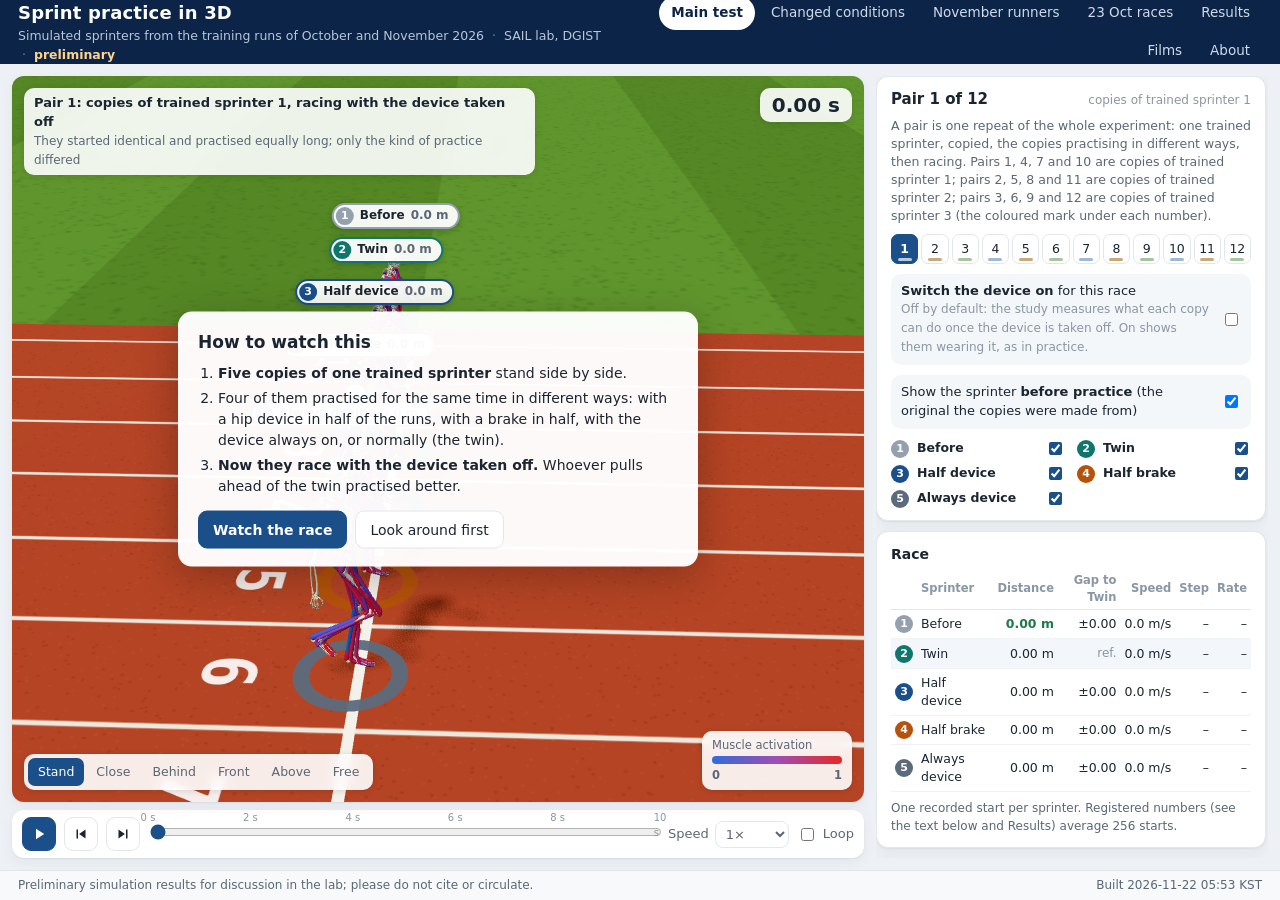
<file: index.html>
<!doctype html>
<html lang="en">
<head>
  <meta charset="utf-8">
  <meta name="viewport" content="width=device-width, initial-scale=1">
  <meta name="robots" content="noindex, nofollow">
  <title>Sprint Practice 3D</title>
  <meta name="description" content="Interactive 3D view of simulated sprinters practising with and without a hip device. Preliminary, for lab discussion.">
  <link rel="icon" href="data:image/svg+xml,%3Csvg xmlns='http://www.w3.org/2000/svg' viewBox='0 0 64 64'%3E%3Crect width='64' height='64' rx='14' fill='%231A4F8A'/%3E%3Cpath d='M14 46h36M14 38h36M14 30h36' stroke='%23fff' stroke-width='3' opacity='.55'/%3E%3Ccircle cx='38' cy='16' r='6' fill='%23fff'/%3E%3Cpath d='M36 23l-8 10 7 5-4 12M28 33l-9 2M35 28l9 6' stroke='%23fff' stroke-width='4.5' stroke-linecap='round' fill='none'/%3E%3C/svg%3E">
  <link rel="stylesheet" href="css/app.css?v=20261122043224">
  <script type="importmap">{ "imports": { "three": "./vendor/three/three.module.js", "three/addons/": "./vendor/three/addons/" } }</script>
  <script type="module" src="js/app.js?v=20261122043224"></script>
</head>
<body>
  <header class="top">
    <div class="brand">
      <h1>Sprint practice in 3D</h1>
      <p class="sub">Simulated sprinters from the training runs of October and November 2026 <span class="dot">·</span> SAIL lab, DGIST <span class="dot">·</span> <span class="pre">preliminary</span></p>
    </div>
    <nav class="tabs" role="tablist" aria-label="Sections">
      <button role="tab" data-tab="main" aria-selected="true">Main test</button>
      <button role="tab" data-tab="cond">Changed conditions</button>
      <button role="tab" data-tab="nov" hidden>November runners</button>
      <button role="tab" data-tab="oct">23 Oct races</button>
      <button role="tab" data-tab="results">Results</button>
      <button role="tab" data-tab="films">Films</button>
      <button role="tab" data-tab="about">About</button>
    </nav>
  </header>

  <div class="update" id="update" hidden>This page has been updated since you opened it. <button id="updateReload">Reload</button></div>
  <main>
    <section id="viewer" class="viewer">
      <div class="left">
        <div class="stage" id="stage">
          <div class="labels"></div>
          <div class="hud hud-tl" id="hudTitle"></div>
          <div class="hud hud-tr"><span id="clock">0.00 s</span></div>
          <div class="hud hud-bl views" id="views" role="group" aria-label="Camera">
            <button data-view="broadcast" class="on" title="Side view from the stand (1)">Stand</button>
            <button data-view="gait" title="Close side view of the selected sprinter (2)">Close</button>
            <button data-view="behind" title="From behind (3)">Behind</button>
            <button data-view="front" title="From the front (4)">Front</button>
            <button data-view="overhead" title="From above (5)">Above</button>
            <button data-view="free" title="Drag to orbit, scroll to zoom (6)">Free</button>
          </div>
          <div class="hud hud-br legend" id="actLegend"><span>Muscle activation</span><i class="bar"></i><span class="ends"><b>0</b><b>1</b></span></div>
          <div class="loading" id="loading"><div class="spin"></div><span>Loading the recordings…</span></div>
          <div class="intro" id="intro" hidden>
            <h3>How to watch this</h3>
            <ol>
              <li><b>Five copies of one trained sprinter</b> stand side by side.</li>
              <li>Four of them practised for the same time in different ways: with a hip device in half of the runs, with a brake in half, with the device always on, or normally (the twin).</li>
              <li><b>Now they race with the device taken off.</b> Whoever pulls ahead of the twin practised better.</li>
            </ol>
            <div class="intro-b"><button id="introPlay" class="primary">Watch the race</button><button id="introClose">Look around first</button></div>
          </div>
          <button class="bigplay" id="bigplay" aria-label="Play">
            <svg viewBox="0 0 24 24"><path d="M8 5v14l11-7z"/></svg>
          </button>
          <div class="toast" id="toast"></div>
        </div>
        <div class="transport">
          <button id="play" class="icon" aria-label="Play (space)" title="Play / pause (space)"><svg viewBox="0 0 24 24"><path d="M8 5v14l11-7z"/></svg></button>
          <button id="back" class="icon" aria-label="One frame back" title="One frame back (left arrow)"><svg viewBox="0 0 24 24"><path d="M6 6h2v12H6zm3.5 6 8.5 6V6z"/></svg></button>
          <button id="fwd" class="icon" aria-label="One frame forward" title="One frame forward (right arrow)"><svg viewBox="0 0 24 24"><path d="M6 18l8.5-6L6 6zM16 6h2v12h-2z"/></svg></button>
          <div class="timeline"><input id="time" type="range" min="0" max="10" step="0.001" value="0" aria-label="Time"><div class="ticks" id="ticks"></div></div>
          <label class="speed">Speed
            <select id="speed">
              <option value="0.1">0.1×</option><option value="0.25">0.25×</option><option value="0.5">0.5×</option>
              <option value="1" selected>1×</option><option value="2">2×</option>
            </select>
          </label>
          <label class="chk" title="Start again at the end"><input type="checkbox" id="loop"> Loop</label>
        </div>
      </div>

      <aside class="side">
        <section class="card" id="pick"></section>
        <section class="card" id="boardCard">
          <div class="card-h"><h2>Race</h2><span class="hint" id="boardHint"></span></div>
          <table class="board" id="board"><thead><tr><th></th><th>Sprinter</th><th title="Forward travel of the pelvis since the start">Distance</th><th id="gapHead" title="Distance minus the reference sprinter's">Gap</th><th title="Forward speed over the last second">Speed</th><th title="Mean of the last four steps" class="opt">Step</th><th title="Steps per second, last four steps" class="opt">Rate</th></tr></thead><tbody></tbody></table>
          <p class="fine" id="boardNote"></p>
        </section>
        <section class="card" id="chartCard">
          <div class="card-h"><h2 id="chartTitle">Gap over time</h2>
            <div class="seg" role="group" aria-label="Chart"><button data-chart="gap" class="on">Gap</button><button data-chart="speed">Speed</button></div></div>
          <canvas id="chart" height="170"></canvas>
          <p class="fine" id="chartNote">Click the chart to jump to that moment.</p>
        </section>
        <section class="card" id="muscleCard">
          <div class="card-h"><h2>Muscle activity</h2><span class="hint" id="muscleWho"></span></div>
          <div id="groups" class="groups"></div>
          <p class="fine">Mean activation per muscle group, right and left leg (0 = relaxed, 1 = fully active). Click a sprinter in the race table to choose whose.</p>
        </section>
        <section class="card" id="display">
          <div class="card-h"><h2>Display</h2></div>
          <div class="opts">
            <label class="chk"><input type="checkbox" data-opt="muscles" checked> Muscles</label>
            <label class="chk"><input type="checkbox" data-opt="bones" checked> Bones</label>
            <label class="chk"><input type="checkbox" data-opt="labels" checked> Labels</label>
            <label class="chk"><input type="checkbox" data-opt="footprints" checked> Footprints</label>
            <label class="chk"><input type="checkbox" data-opt="tint"> Colour bones by sprinter</label>
            <label class="chk"><input type="checkbox" data-opt="shadows" checked> Shadows</label>
          </div>
          <label class="row">Highlight
            <select id="highlight"></select>
          </label>
          <label class="row">Muscle thickness <input type="range" id="thick" min="0.4" max="2" step="0.05" value="1"></label>
          <div class="row"><span>Layout</span>
            <div class="seg" role="group" aria-label="Layout">
              <button data-mode="race" class="on" title="Each sprinter in its lane, moving down the track">Race</button>
              <button data-mode="inplace" title="Forward travel removed: compare posture side by side">In place</button>
              <button data-mode="overlay" title="Forward travel removed and all in one lane: compare strides directly">Overlaid</button>
            </div>
          </div>
        </section>
        <section class="card prose" id="explain"></section>
      </aside>
    </section>

    <section id="results" class="page" hidden></section>
    <section id="films" class="page" hidden></section>
    <section id="about" class="page" hidden></section>
  </main>

  <script>
    // an old browser runs none of the page's scripts: say so instead of spinning for ever
    if (!(window.HTMLScriptElement && HTMLScriptElement.supports && HTMLScriptElement.supports('importmap')) || !window.DecompressionStream) {
      document.querySelector('#loading span').textContent = 'This page needs a newer browser: Chrome or Edge 89, Firefox 113, Safari 16.4, or later.';
      document.querySelector('#loading .spin').hidden = true;
    }
  </script>
  <footer class="foot">
    <span>Preliminary simulation results for discussion in the lab; please do not cite or circulate.</span>
    <span id="built"></span>
  </footer>
</body>
</html>
</file>
<file: css/app.css>
:root {
  --ink: #1b2531; --muted: #5a6776; --faint: #8a96a3; --line: #e2e7ed; --bg: #edf1f5; --panel: #ffffff;
  --navy: #0b2447; --blue: #1a4f8a; --accent: #1a4f8a; --good: #1f7a4d; --warn: #b45309;
  --radius: 12px; --shadow: 0 1px 2px rgba(15, 30, 50, .06), 0 4px 14px rgba(15, 30, 50, .05);
  --head-h: 64px; --foot-h: 30px;
}
* { box-sizing: border-box; }
html, body { margin: 0; height: 100%; }
body { font: 14px/1.45 "Segoe UI", system-ui, -apple-system, Roboto, "Helvetica Neue", Arial, sans-serif; color: var(--ink);
  background: var(--bg); -webkit-font-smoothing: antialiased; }
button, select, input { font: inherit; color: inherit; }
[hidden] { display: none !important; }

/* header */
.top { height: var(--head-h); display: flex; align-items: center; justify-content: space-between; gap: 18px; padding: 0 18px;
  background: var(--navy); color: #fff; }
.brand h1 { margin: 0; font-size: 18px; font-weight: 650; letter-spacing: .2px; }
.brand .sub { margin: 1px 0 0; font-size: 12.5px; color: #b9c6d8; }
.brand .dot { margin: 0 4px; opacity: .6; }
.brand .pre { color: #ffd38a; font-weight: 600; }
.tabs { display: flex; gap: 4px; flex-wrap: wrap; justify-content: flex-end; }
.tabs button { background: transparent; border: 0; color: #cfdaea; padding: 7px 12px; border-radius: 999px; cursor: pointer; font-size: 13.5px; }
.tabs button:hover { background: rgba(255, 255, 255, .08); color: #fff; }
.tabs button[aria-selected="true"] { background: #fff; color: var(--navy); font-weight: 600; }

main { height: calc(100% - var(--head-h) - var(--foot-h)); }
.foot { height: var(--foot-h); display: flex; align-items: center; justify-content: space-between; gap: 12px; padding: 0 18px;
  font-size: 12px; color: var(--muted); border-top: 1px solid var(--line); background: #f7f9fb; }

/* viewer */
.viewer { height: 100%; display: grid; grid-template-columns: minmax(0, 1fr) 392px; gap: 12px; padding: 12px; }
.left { display: flex; flex-direction: column; min-width: 0; min-height: 0; gap: 8px; }
.stage { position: relative; flex: 1; min-height: 320px; border-radius: var(--radius); overflow: hidden; background: #cddff0;
  box-shadow: var(--shadow); }
.stage canvas.gl { position: absolute; inset: 0; width: 100%; height: 100%; display: block; outline: none; }
.labels { position: absolute; inset: 0; pointer-events: none; overflow: hidden; }
.tag { position: absolute; left: 0; top: 0; display: inline-flex; align-items: center; gap: 6px; padding: 2px 9px 2px 2px;
  background: rgba(255, 255, 255, .94); border: 2px solid var(--c); border-radius: 999px; font-size: 12px; font-weight: 600;
  white-space: nowrap; box-shadow: 0 2px 6px rgba(0, 0, 0, .18); will-change: transform; }
.tag .num { width: 18px; height: 18px; border-radius: 50%; background: var(--c); color: #fff; display: grid; place-items: center; font-size: 11px; }
.tag .d { color: var(--muted); font-weight: 600; font-variant-numeric: tabular-nums; }
.hud { position: absolute; z-index: 2; background: rgba(255, 255, 255, .9); border-radius: 10px; padding: 6px 10px;
  box-shadow: 0 1px 6px rgba(0, 0, 0, .12); backdrop-filter: blur(6px); }
.hud-tl { left: 12px; top: 12px; max-width: min(60%, 560px); font-size: 13px; }
.hud-tl b { font-weight: 650; }
.hud-tl .k { color: var(--muted); font-size: 12px; }
.hud-tr { right: 12px; top: 12px; font: 600 20px/1.1 "Segoe UI", system-ui, sans-serif; font-variant-numeric: tabular-nums; padding: 6px 12px; }
.hud-bl { left: 12px; bottom: 12px; display: flex; gap: 2px; padding: 4px; }
.views button { border: 0; background: transparent; padding: 5px 10px; border-radius: 7px; cursor: pointer; font-size: 12.5px; color: var(--muted); }
.views button:hover { background: #eef2f7; color: var(--ink); }
.views button.on { background: var(--blue); color: #fff; }
.hud-br { right: 12px; bottom: 12px; font-size: 11.5px; color: var(--muted); display: grid; gap: 3px; min-width: 150px; }
.legend .bar { display: block; height: 8px; border-radius: 4px; background: linear-gradient(90deg, rgb(51, 107, 219), rgb(158, 77, 179), rgb(230, 41, 36)); }
.legend .ends { display: flex; justify-content: space-between; }
.legend .ends b { font-weight: 600; }
.loading { position: absolute; inset: 0; z-index: 5; display: grid; place-content: center; justify-items: center; gap: 10px;
  background: rgba(225, 235, 244, .72); color: var(--muted); font-size: 13px; }
.spin { width: 34px; height: 34px; border-radius: 50%; border: 3px solid #c7d4e2; border-top-color: var(--blue); animation: spin 1s linear infinite; }
@keyframes spin { to { transform: rotate(360deg); } }
.bigplay { position: absolute; z-index: 3; left: 50%; top: 50%; width: 82px; height: 82px; margin: -41px 0 0 -41px; border-radius: 50%;
  border: 0; background: rgba(11, 36, 71, .78); cursor: pointer; display: grid; place-items: center; box-shadow: 0 6px 24px rgba(0, 0, 0, .25);
  transition: transform .15s, background .15s; }
.bigplay:hover { transform: scale(1.05); background: rgba(26, 79, 138, .9); }
.bigplay svg { width: 40px; height: 40px; fill: #fff; margin-left: 4px; }
.update { position: fixed; z-index: 20; left: 50%; top: 72px; transform: translateX(-50%); background: #fff8eb; border: 1px solid #f3dfb8;
  color: #6b4a12; border-radius: 999px; padding: 6px 8px 6px 16px; font-size: 13px; box-shadow: 0 4px 16px rgba(0, 0, 0, .15); }
.update button { margin-left: 8px; border: 0; background: var(--blue); color: #fff; border-radius: 999px; padding: 4px 12px; cursor: pointer; }
.prose table.arms { width: 100%; border-collapse: collapse; margin: 8px 0 4px; font-size: 12.5px; font-variant-numeric: tabular-nums; }
.prose table.arms th { text-align: left; color: var(--faint); font-weight: 600; font-size: 11.5px; border-bottom: 1px solid var(--line); padding: 2px 4px; }
.prose table.arms td { padding: 4px; border-bottom: 1px solid #f0f3f6; vertical-align: top; }
.intro { position: absolute; z-index: 4; left: 50%; top: 50%; transform: translate(-50%, -50%); width: min(520px, calc(100% - 32px));
  background: rgba(255, 255, 255, .97); border-radius: 14px; padding: 18px 20px; box-shadow: 0 10px 40px rgba(0, 0, 0, .25); }
.intro h3 { margin: 0 0 8px; font-size: 17px; }
.intro ol { margin: 0 0 14px; padding-left: 20px; font-size: 14px; line-height: 1.5; }
.intro li { margin: 4px 0; }
.intro-b { display: flex; gap: 8px; }
.intro-b button { border: 1px solid var(--line); background: #fff; border-radius: 9px; padding: 8px 14px; cursor: pointer; font-size: 14px; }
.intro-b .primary { background: var(--blue); border-color: var(--blue); color: #fff; font-weight: 600; }
.toast { position: absolute; z-index: 4; left: 50%; bottom: 58px; transform: translateX(-50%); background: rgba(27, 37, 49, .88);
  color: #fff; padding: 7px 14px; border-radius: 999px; font-size: 12.5px; opacity: 0; transition: opacity .25s; pointer-events: none; }
.toast.on { opacity: 1; }

.transport { display: flex; align-items: center; gap: 8px; background: var(--panel); border-radius: var(--radius); padding: 7px 10px;
  box-shadow: var(--shadow); }
.icon { width: 34px; height: 34px; border-radius: 9px; border: 1px solid var(--line); background: #fff; display: grid; place-items: center;
  cursor: pointer; flex: none; }
.icon:hover { background: #f1f5f9; }
.icon svg { width: 18px; height: 18px; fill: var(--ink); }
#play { background: var(--blue); border-color: var(--blue); }
#play svg { fill: #fff; }
.timeline { position: relative; flex: 1; min-width: 80px; }
.timeline input { width: 100%; accent-color: var(--blue); }
.ticks { position: absolute; left: 0; right: 0; top: -2px; height: 0; pointer-events: none; }
.ticks i { position: absolute; top: -9px; transform: translateX(-50%); font-style: normal; font-size: 10px; color: var(--faint); }
.speed, .chk { display: inline-flex; align-items: center; gap: 6px; font-size: 13px; color: var(--muted); white-space: nowrap; cursor: pointer; }
.speed select, .row select { border: 1px solid var(--line); border-radius: 8px; background: #fff; padding: 4px 6px; }

/* side panel */
.side { min-height: 0; overflow-y: auto; display: flex; flex-direction: column; gap: 10px; padding-right: 2px; }
.card { background: var(--panel); border: 1px solid var(--line); border-radius: var(--radius); padding: 12px 14px; box-shadow: var(--shadow); }
.card-h { display: flex; align-items: center; justify-content: space-between; gap: 8px; margin-bottom: 8px; }
.card h2 { margin: 0; font-size: 14px; font-weight: 650; }
.card h3 { margin: 12px 0 4px; font-size: 13px; font-weight: 650; }
.hint { color: var(--faint); font-size: 12px; }
.fine { margin: 8px 0 0; color: var(--muted); font-size: 12px; }
.seg { display: inline-flex; background: #eef2f7; border-radius: 9px; padding: 2px; gap: 2px; }
.seg button { border: 0; background: transparent; padding: 4px 10px; border-radius: 7px; cursor: pointer; font-size: 12.5px; color: var(--muted); }
.seg button.on { background: #fff; color: var(--ink); font-weight: 600; box-shadow: 0 1px 3px rgba(0, 0, 0, .1); }
.opts { display: grid; grid-template-columns: 1fr 1fr; gap: 6px 10px; margin-bottom: 8px; }
.row { display: flex; align-items: center; justify-content: space-between; gap: 10px; margin-top: 8px; font-size: 13px; color: var(--muted); }
.row input[type="range"] { width: 55%; accent-color: var(--blue); }

/* scenario picker */
.pick-h { display: flex; justify-content: space-between; align-items: baseline; gap: 8px; }
.pick-note { margin: 6px 0 2px; font-size: 12.5px; color: var(--muted); line-height: 1.45; }
.pairs button { position: relative; }
.pairs button i { position: absolute; left: 50%; bottom: 2px; width: 14px; height: 3px; margin-left: -7px; border-radius: 2px; }
.pairs button.fam1 i { background: #9fb8d6; } .pairs button.fam2 i { background: #c9a978; } .pairs button.fam3 i { background: #a7c4a0; }
.pairs button.on i { background: rgba(255, 255, 255, .7); }
.prose .big { font-size: 14px; line-height: 1.5; color: var(--ink); }
.prose ol.steps { padding-left: 18px; margin: 6px 0; font-size: 13px; }
.prose ol.steps > li { margin: 6px 0; }
.prose ol.steps ul.how { margin: 4px 0 0; }
.prose ul.res { padding-left: 0; list-style: none; font-size: 13px; }
.prose ul.res li { margin: 4px 0; }
.pick-h h2 { font-size: 15px; }
.pairs { display: grid; grid-template-columns: repeat(12, 1fr); gap: 3px; margin: 8px 0 4px; }
.pairs button { border: 1px solid var(--line); background: #fff; border-radius: 7px; padding: 5px 0; cursor: pointer; font-size: 12.5px;
  font-variant-numeric: tabular-nums; }
.pairs button:hover { border-color: #b8c6d6; }
.pairs button.on { background: var(--blue); border-color: var(--blue); color: #fff; font-weight: 600; }
.pairs button:disabled { opacity: .35; cursor: not-allowed; }
.who { list-style: none; margin: 10px 0 0; padding: 0; display: grid; grid-template-columns: 1fr 1fr; gap: 6px 12px; }
.who li { display: grid; grid-template-columns: 20px 1fr auto; gap: 6px; align-items: center; font-size: 12.5px; cursor: help; }
.prose ul.how { padding-left: 0; list-style: none; }
.prose ul.how li { margin: 3px 0; font-size: 12.5px; }
.who .sw { width: 18px; height: 18px; border-radius: 50%; background: var(--c); color: #fff; display: grid; place-items: center;
  font-size: 11px; font-weight: 700; margin-top: 1px; }
.who b { font-weight: 650; }
.who .d { color: var(--muted); }
.who input { margin-top: 3px; accent-color: var(--blue); }
.switch { display: flex; align-items: center; justify-content: space-between; gap: 10px; margin-top: 10px; padding: 8px 10px;
  background: #f4f7fa; border-radius: 10px; font-size: 13px; }
.conds { display: grid; gap: 4px; margin-top: 8px; max-height: 260px; overflow-y: auto; }
.conds .grp { font-size: 11.5px; text-transform: uppercase; letter-spacing: .5px; color: var(--faint); margin: 6px 0 0; }
.conds button { text-align: left; border: 1px solid var(--line); background: #fff; border-radius: 8px; padding: 6px 9px; cursor: pointer;
  font-size: 12.5px; display: flex; justify-content: space-between; gap: 8px; }
.conds button:hover { border-color: #b8c6d6; }
.conds button.on { border-color: var(--blue); background: #eef4fb; font-weight: 600; }
.conds button:disabled { opacity: .45; cursor: not-allowed; }
.conds .g { color: var(--muted); font-variant-numeric: tabular-nums; font-weight: 500; }
.races { display: grid; gap: 6px; margin-top: 8px; }
.races button { text-align: left; border: 1px solid var(--line); background: #fff; border-radius: 9px; padding: 8px 10px; cursor: pointer; }
.races button.on { border-color: var(--blue); background: #eef4fb; }
.races b { display: block; font-size: 13px; }
.races span { font-size: 12px; color: var(--muted); }

/* race table */
.board { width: 100%; border-collapse: collapse; font-size: 12.5px; font-variant-numeric: tabular-nums; }
.board th { text-align: right; font-weight: 600; color: var(--faint); font-size: 11.5px; padding: 0 4px 4px; border-bottom: 1px solid var(--line); }
.board th:nth-child(2) { text-align: left; }
.board td { text-align: right; padding: 5px 4px; border-bottom: 1px solid #f0f3f6; white-space: nowrap; }
.board td:nth-child(2) { text-align: left; white-space: normal; }
.board tr { cursor: pointer; }
.board tr.sel td { background: #f3f7fc; }
.board .sw { width: 18px; height: 18px; border-radius: 50%; background: var(--c); color: #fff; display: grid; place-items: center; font-size: 11px; font-weight: 700; }
.board .lead { color: var(--good); font-weight: 650; }
.board .neg { color: #b42318; }
.board .pos { color: var(--good); }
.board .fell { color: #b42318; font-size: 11px; }
.board.nogap th:nth-child(4), .board.nogap td.gap { display: none; }
#muscleCard.none { display: none; }   /* a recording without muscles */
#chart { width: 100%; height: 170px; display: block; cursor: crosshair; }

/* muscle groups */
.groups { display: grid; gap: 5px; }
.groups .g { display: grid; grid-template-columns: 104px 1fr 1fr; gap: 6px; align-items: center; font-size: 12px; }
.groups .g span { color: var(--muted); }
.groups .b { position: relative; height: 12px; background: #eef2f6; border-radius: 6px; overflow: hidden; }
.groups .b i { position: absolute; left: 0; top: 0; bottom: 0; border-radius: 6px; }
.groups .hd { font-size: 11px; color: var(--faint); }

/* prose */
.prose p { margin: 6px 0; font-size: 13px; }
.prose h2 { margin-bottom: 6px; }
.prose ul { margin: 6px 0; padding-left: 18px; font-size: 13px; }
.prose .num { font-variant-numeric: tabular-nums; font-weight: 650; }
.prose .ci { color: var(--muted); font-variant-numeric: tabular-nums; }
.note { background: #fff8eb; border: 1px solid #f3dfb8; border-radius: 9px; padding: 7px 10px; font-size: 12.5px; color: #6b4a12; margin: 8px 0; }

/* pages */
.page { height: 100%; overflow-y: auto; padding: 18px; }
.page .wrap { max-width: 1120px; margin: 0 auto; display: grid; gap: 14px; }
.page h2 { font-size: 18px; margin: 0 0 4px; }
.page .lead { color: var(--muted); margin: 0 0 6px; max-width: 900px; }
.bign { display: grid; grid-template-columns: repeat(3, 1fr); gap: 12px; }
.bign .card { border-top: 4px solid var(--c); }
.bign .v { font-size: 28px; font-weight: 700; font-variant-numeric: tabular-nums; }
.bign .l { font-weight: 650; }
.bign .s { color: var(--muted); font-size: 12.5px; }
svg.plot { width: 100%; height: auto; display: block; font-family: "Segoe UI", system-ui, sans-serif; }
svg.plot text { fill: var(--ink); font-size: 12px; }
svg.plot .ax { stroke: #c8d1db; }
svg.plot .grid { stroke: #eef2f6; }
svg.plot .lab { fill: var(--muted); font-size: 11.5px; }
svg.plot .clk { cursor: pointer; }
svg.plot .clk:hover .hov { fill: #eef4fb; }
.films { display: grid; grid-template-columns: repeat(2, minmax(0, 1fr)); gap: 14px; }
@media (max-width: 760px) { .films { grid-template-columns: 1fr; } }
.films video { width: 100%; border-radius: 10px; background: #000; display: block; }
.films h3 { margin: 10px 0 2px; font-size: 14px; }
.films p { margin: 0; color: var(--muted); font-size: 12.5px; }
.kbd { display: inline-block; border: 1px solid var(--line); border-bottom-width: 2px; border-radius: 5px; padding: 0 5px; font-size: 12px; background: #fff; }

@media (max-width: 1180px) {
  .viewer { grid-template-columns: 1fr; height: auto; }
  main { height: auto; }
  .left { min-height: 0; }
  .stage { flex: none; height: 62vh; }
  .side { overflow: visible; }
  .top { height: auto; flex-wrap: wrap; padding: 10px 14px; }
  .page { height: auto; }
  .foot { height: auto; padding: 8px 14px; flex-wrap: wrap; }
}
@media (max-width: 640px) {
  .stage { height: 56vh; min-height: 260px; }
  .hud-tl { max-width: 70%; font-size: 12px; }
  .hud-br { display: none; }
  .views button { padding: 4px 7px; font-size: 11.5px; }
  .transport { flex-wrap: wrap; }
  .board .opt { display: none; }
  .bign { grid-template-columns: 1fr; }
  .pairs { grid-template-columns: repeat(6, 1fr); }
  .tabs button { padding: 6px 9px; font-size: 12.5px; }
}
</file>
